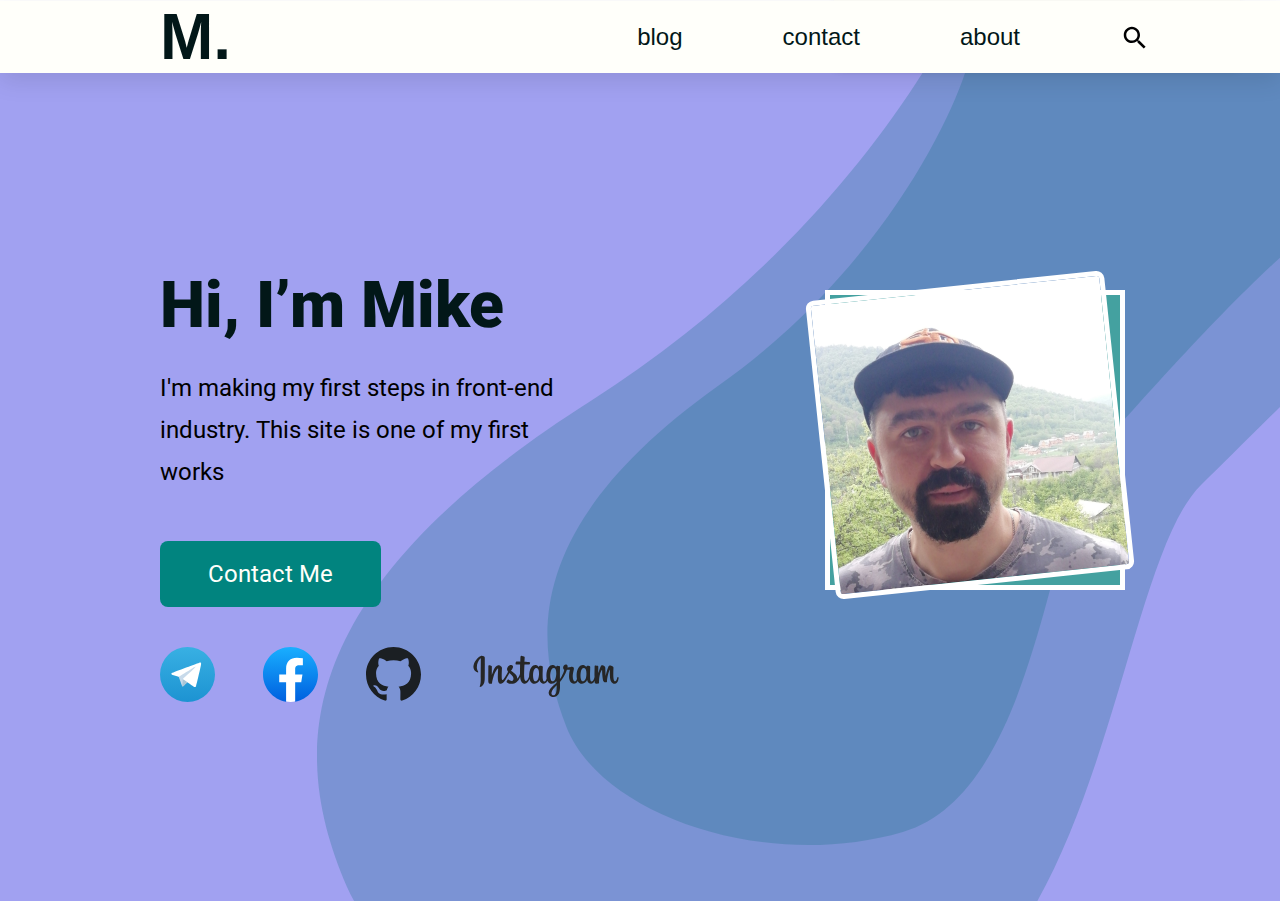
<file: index.html>
<!DOCTYPE html>
<html lang="en">

<head>
    <meta charset="UTF-8">
    <meta http-equiv="X-UA-Compatible" content="IE=edge">
    <meta name="viewport" content="width=device-width, initial-scale=1.0">
    <title>Welcome</title>
    <link href="https://fonts.googleapis.com/css2?family=Roboto&display=swap" rel="stylesheet">
    <link rel="stylesheet" href="style.css">
</head>

<body>

    <div class="search-box">
        <input type="text" placeholder="Search here...">
    </div>

    <div class="nav-container">
        <div class="wrapper">
            <nav>
                <div class="logo">
                    M.
                </div>

                <ul class="nav-items">
                    <li>
                        <a href="blog.html">blog</a>
                    </li>
                    <li>
                        <a href="contact.html">contact</a>
                    </li>
                    <li>
                        <a href="about.html">about</a>
                    </li>
                    <li>
                        <a class="nav-btn-container" href="#">
                            <img src="images/mdi_search.svg" alt="" class="search-btn" />
                            <img src="images/close_icon.svg" alt="" class="close-btn" />
                        </a>
                    </li>
                </ul>
            </nav>


        </div>
    </div>

    <div class="header-container">
        <div class="wrapper">
            <header>
                <div class="hero-container">
                    <h1>Hi, I’m Mike</h1>
                    <p>
                        I'm making my first steps in front-end industry. This site is one of my first works
                    </p>
                    <a href="contact.html">
                        Contact Me
                    </a>
                </div>
                <div class="hero-image">
                    <img src="images/Mike-Hero.jpg" alt="" style="width: 300px;">
                    <div class="photo-bg"></div>
                </div>
            </header>

            <div class="social-icons">
                
                <a href="https://t.me/mikekarr">
                    <img src="images/Telegram_logo.svg" alt="" >
                </a>
                <a href="https://www.facebook.com/mskaravaev/">
                    <img src="images/Facebook_f_logo_(2021).svg" alt="">
                </a>
                <a href="https://github.com/peargrape">
                    <img src="images/Octicons-mark-github.svg" alt="" style="height: 55px;">
                </a>
                <a href="https://www.instagram.com/mikeskarr/">
                    <img src="images/Instagram_logo.svg" alt="">
                </a>
            </div>
        </div>
    </div>

    <script src="main.js"></script>
</body>

</html>
</file>
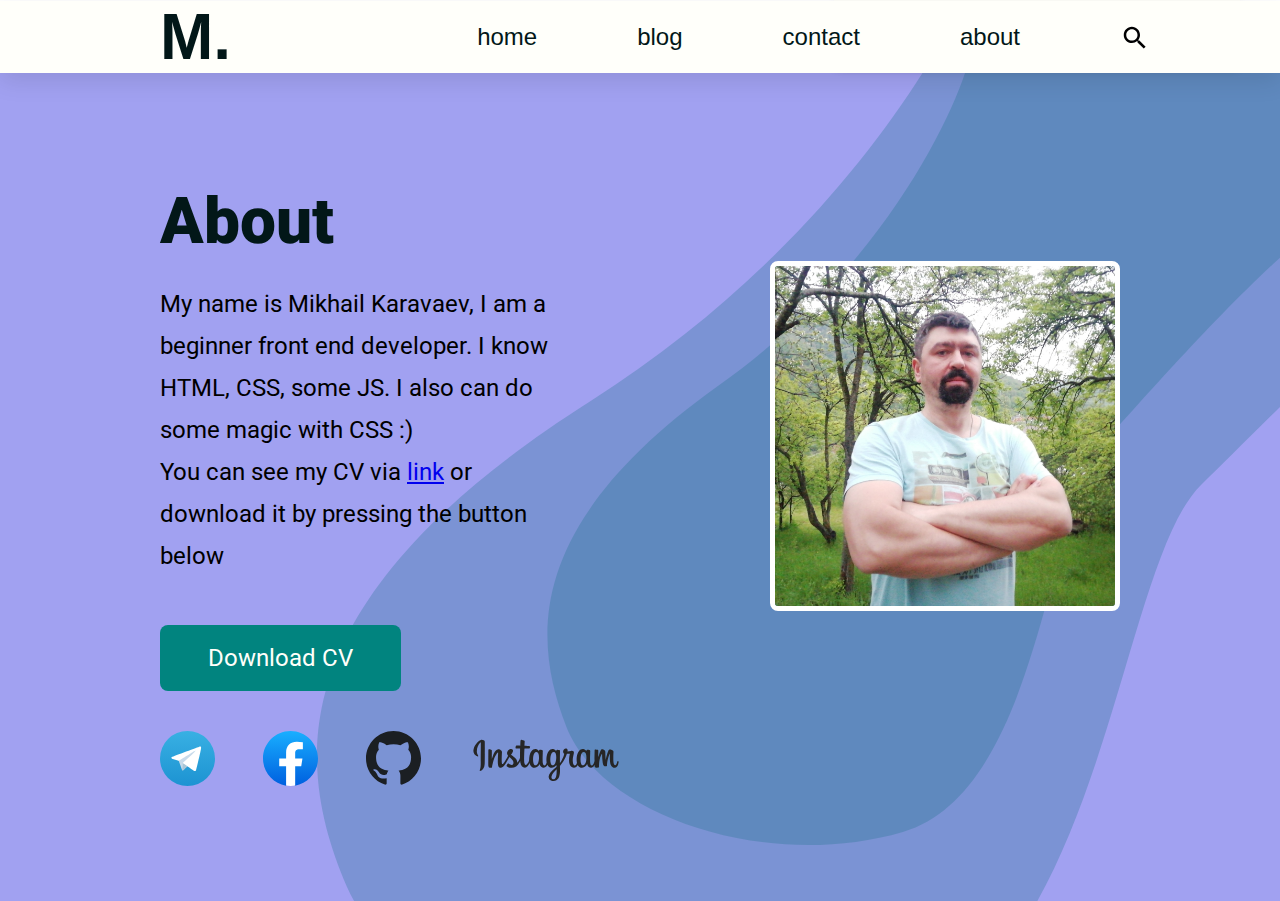
<file: about.html>
<!DOCTYPE html>
<html lang="en">

<head>
    <meta charset="UTF-8">
    <meta http-equiv="X-UA-Compatible" content="IE=edge">
    <meta name="viewport" content="width=device-width, initial-scale=1.0">
    <title>Welcome</title>
    <link href="https://fonts.googleapis.com/css2?family=Roboto&display=swap" rel="stylesheet">
    <link rel="stylesheet" href="style.css">
</head>

<body>

    <div class="search-box">
        <input type="text" placeholder="Search here...">
    </div>

    <div class="nav-container">
        <div class="wrapper">
            <nav>
                <div class="logo">
                    M.
                </div>

                <ul class="nav-items">
                    <li>
                        <a href="index.html">home</a>
                    </li>
                    <li>
                        <a href="blog.html">blog</a>
                    </li>
                    <li>
                        <a href="contact.html">contact</a>
                    </li>
                    <li>
                        <a>about</a>
                    </li>
                    <li>
                        <a class="nav-btn-container" href="#">
                            <img src="images/mdi_search.svg" alt="" class="search-btn" />
                            <img src="images/close_icon.svg" alt="" class="close-btn" />
                        </a>
                    </li>
                </ul>
            </nav>


        </div>
    </div>

    <div class="header-container">
        <div class="wrapper">
            
                <div class="hero-container-about">
                    <div class="h-c-1">
                    <h1>About</h1>
                    <p>
                        My name is Mikhail Karavaev, I am a beginner front end developer. I know HTML, CSS, some JS. I also can do some magic with CSS :) <br> You can see my CV via <a href="https://docs.google.com/document/d/1oQXcR-hrFhrphlOyEQZ2A0P9jonmXNU0MQ_TvmzJVsM/edit?usp=sharing" target="_blank">link</a> or download it by pressing the button below</p>
                
                    <a class="download-cv" href="images/Karavaev_M_Intern-Frontend-Dev.docx" download>
                        Download CV
                    </a>
                    </div>
                    <div class="hero-image-about">
                        <img src="images/Mike-About.jpg" alt="">
                        <div class="photo-bg"></div>
                    </div>
                </div>

            <div class="social-icons">
                
                <a href="https://t.me/mikekarr">
                    <img src="images/Telegram_logo.svg" alt="" >
                </a>
                <a href="https://www.facebook.com/mskaravaev/">
                    <img src="images/Facebook_f_logo_(2021).svg" alt="">
                </a>
                <a href="https://github.com/peargrape">
                    <img src="images/Octicons-mark-github.svg" alt="" style="height: 55px;">
                </a>
                <a href="https://www.instagram.com/mikeskarr/">
                    <img src="images/Instagram_logo.svg" alt="">
                </a>
            </div>
        </div>
    </div>

    <script src="main.js"></script>
</body>

</html>
</file>
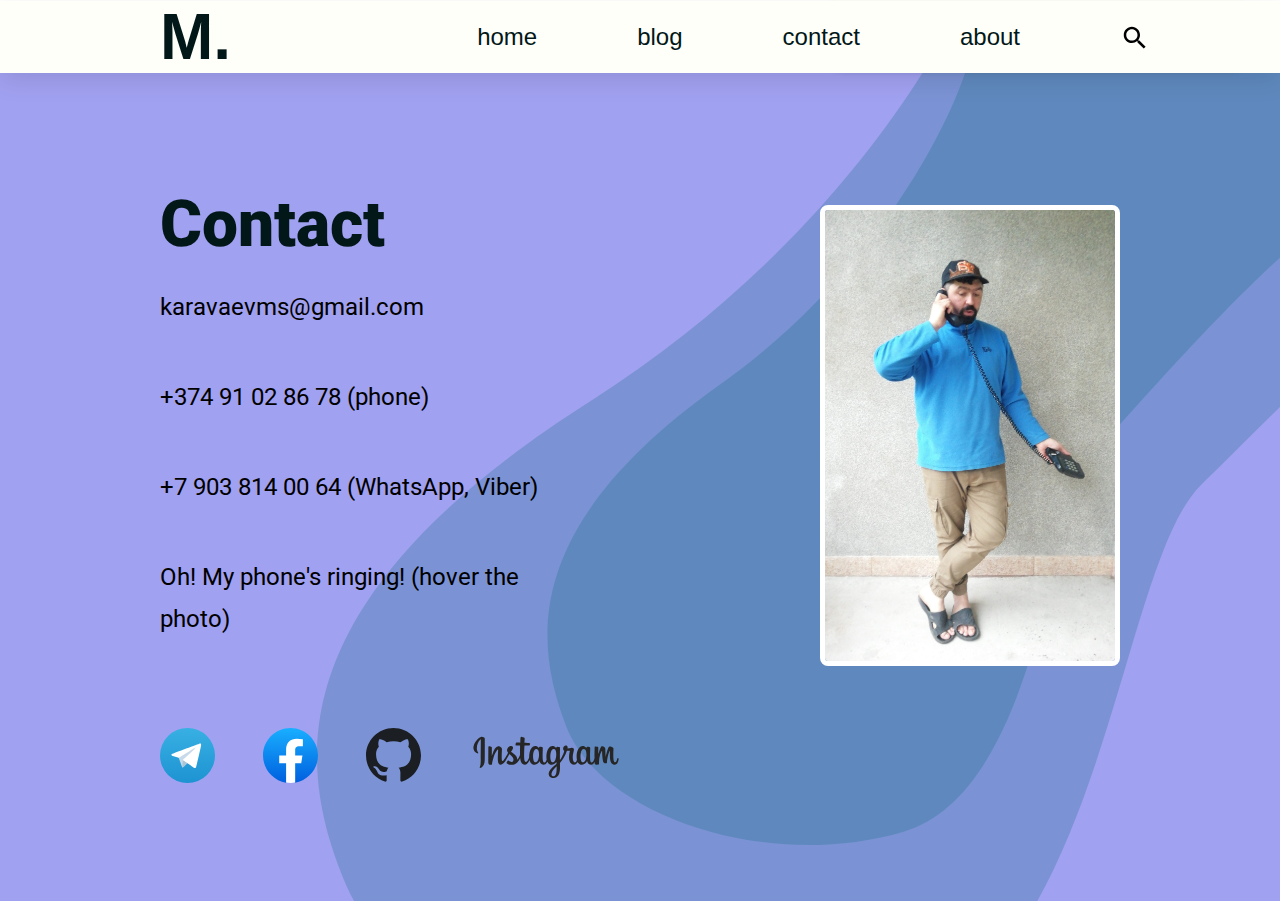
<file: contact.html>
<!DOCTYPE html>
<html lang="en">

<head>
    <meta charset="UTF-8">
    <meta http-equiv="X-UA-Compatible" content="IE=edge">
    <meta name="viewport" content="width=device-width, initial-scale=1.0">
    <title>Welcome</title>
    <link href="https://fonts.googleapis.com/css2?family=Roboto&display=swap" rel="stylesheet">
    <link rel="stylesheet" href="style.css">
</head>

<body>

    <div class="search-box">
        <input type="text" placeholder="Search here...">
    </div>

    <div class="nav-container">
        <div class="wrapper">
            <nav>
                <div class="logo">
                    M.
                </div>

                <ul class="nav-items">
                    <li>
                        <a href="index.html">home</a>
                    </li>
                    <li>
                        <a href="blog.html">blog</a>
                    </li>
                    <li>
                        <a>contact</a>
                    </li>
                    <li>
                        <a href="about.html">about</a>
                    </li>
                    <li>
                        <a class="nav-btn-container" href="#">
                            <img src="images/mdi_search.svg" alt="" class="search-btn" />
                            <img src="images/close_icon.svg" alt="" class="close-btn" />
                        </a>
                    </li>
                </ul>
            </nav>


        </div>
    </div>

    <div class="header-container">
        <div class="wrapper">
            <header>
                <div class="hero-container">
                    <h1>Contact</h1>
                    <p>karavaevms@gmail.com
                    </p>
                    <p>
                        +374 91 02 86 78 (phone)
                    </p>
                    <p>
                        +7 903 814 00 64 (WhatsApp, Viber)
                    </p>
                    <p>Oh! My phone's ringing! (hover the photo)</p>
                    
                </div>
                <div class="hero-image-contact">
                    <img src="images/Mike-Contact.jpg" alt="">
                    <div class="photo-bg"></div>
                </div>
            </header>

            <div class="social-icons">
                
                <a href="https://t.me/mikekarr">
                    <img src="images/Telegram_logo.svg" alt="" >
                </a>
                <a href="https://www.facebook.com/mskaravaev/">
                    <img src="images/Facebook_f_logo_(2021).svg" alt="">
                </a>
                <a href="https://github.com/peargrape">
                    <img src="images/Octicons-mark-github.svg" alt="" style="height: 55px;">
                </a>
                <a href="https://www.instagram.com/mikeskarr/">
                    <img src="images/Instagram_logo.svg" alt="">
                </a>
            </div>
    </div>

    <script src="main.js"></script>
</body>

</html>
</file>
<file: style.css>
* {
    box-sizing: border-box;
    margin: 0;
}

body {
    font-family: "Roboto", sans-serif;
    display:flexbox;
}

/* Navigation */


.nav-container {
    background: #FFFFFA;
    box-shadow: 0px 8px 24px rgba(0, 0, 0, 0.1);
    height: 72px;
    margin-top: -65px;
    z-index: 500;
    position: relative;
}

.wrapper {
    width: 60rem;
    margin: 0 auto;
}

nav {
    display: flex;
    align-items: center;
    justify-content: space-between;
    height: 72px;
}

nav ul {
    display: flex;

}

nav .logo {
    font-family: Poppins, sans-serif;
    font-style: normal;
    font-weight: 800;
    font-size: 64px;
    color: #021718;
}

nav .logo a {
    text-decoration: none;
}

.nav-items {
    display: flex;
    position: sticky;
}

.nav-items li {
    list-style: none;
    margin-right: 100px;
}

.nav-items li:last-child {
    margin: 0;
}

.nav-items li a {
    font-family: Poppins, sans-serif;
    color: #021718;
    font-size: 24px;
    text-decoration: none;
}


/* Header */

.header-container {
    background: rgb(161, 161, 241) url('images/bg-shape.svg');
    background-repeat: no-repeat;
    background-position: right;
    background-size: contain;
    height: calc(100vh - 72px);
    display: flex;
    align-items: center;
}

header, .hero-container-about  {
    display: flex;
    align-items: center;
    justify-content: space-between;
}

header h1, .hero-container-about h1 {
    font-weight: 900;
    font-size: 64px;
    line-height: 75px;
    color: #021718;
    margin-bottom: 24px;
}

header p, .hero-container-about p {
    font-weight: 400;
    font-size: 24px;
    line-height: 42px;
    width: 418px;
    margin-bottom: 48px;
}

header a, .h-c-1 .download-cv {
    font-size: 24px;
    line-height: 42px;
    color: #FFFFFA;
    text-decoration: none;
    background: #01847F;
    border-radius: 8px;
    padding: 12px 48px;
    display: inline-block;
    transition: 100ms;
}

header a:hover, .h-c-1 .download-cv:hover {
    transform: translateY(-5px);
}

/* Social Icons */

.social-icons {
    display: flex;
    align-items: center;
    margin-top: 2.5rem;
}

.social-icons a {
    margin: 0 24px;
}

.social-icons a img {
    height: 55px;
}

.social-icons a:first-child {
    margin-left: 0;
}

/* Hero Image */


/* Hidden Items */


/* Hero rotation and bg */

@keyframes vibrate {
    0% { transform: rotate(0deg); }
    10% { transform: rotate(-1deg); }
    20% { transform: rotate(1deg); }
    30% { transform: rotate(0deg); }
    40% { transform: rotate(1deg); }
    50% { transform: rotate(-1deg); }
    60% { transform: rotate(0deg); }
    70% { transform: rotate(-1deg); }
    80% { transform: rotate(1deg); }
    90% { transform: rotate(0deg); }
    100% { transform: rotate(-1deg); }
  }

header .hero-image, 
header .hero-image-contact,
header .hero-image-blog, 
.hero-image-about {
    position: relative;
}

header .hero-image-blog img {
    width: 500px;
}

header .hero-image-contact img {
    width: 300px;
}

.hero-image-about img {
    width: 350px;
    transition: .6s;
}

.hero-image-about img:hover {
    border-radius: 50%;
}



header .hero-image img,
header .hero-image-contact img, 
header .hero-image-blog img,
.hero-image-about img {
    transition: 300ms;
    position: relative;
    z-index: 100;
    border: 5px solid white;
    border-radius: 8px;

}

header .hero-image img {
    transform: rotate(-6deg);
}

header .hero-image-blog img {
    -webkit-filter: grayscale(100%);
    filter: grayscale(100%);
    transition: 500ms linear;
}

header .hero-image-blog img:hover {
    -webkit-filter: grayscale(0%);
    filter: grayscale(0%);
}


header .hero-image-contact img:hover {
    animation: vibrate 0.5s;
    animation-iteration-count: 3;
}

header .hero-image img:hover {
    transform: rotate(0deg);

}

header .hero-image .photo-bg {
    position: absolute;
    width: 300px;
    height: 300px;
    left: 5px;
    top: 5px; 
    background: #44A1A0;
    border: white 5px solid;
    /* transform: rotate(-5.47deg); */
}

.search-box {
    width: 1200px;
    margin: 0 auto;
    text-align: right;
    position: relative;
    top: 0;
    transition: 300ms;
}

.search-box.active {
    top: 72px;
}

.search-box input {
    background: #FFFFFA;
    box-shadow: 0px 4px 8px rgba(0, 0, 0, 0.15);
    border-radius: 0px 0px 8px 8px;

    font-size: 24px;
    line-height: 42px;
    border: 0;
    padding: 12px 48px;
}

.search-box input::placeholder {
    color: #b3b3b3;
}

/* search and close buttons */

.nav-btn-container {
    display: flex;
    position: relative;
}

.nav-btn-container img {
    position: absolute;
}

.nav-btn-container .close-btn {
    opacity: 0;
    pointer-events: none;
    transform: translateY(-8px);
    transition: 300ms;
}

.nav-btn-container .search-btn {
    pointer-events: auto;
    transition: 300ms;
}

.nav-btn-container.active .search-btn {
    opacity: 0;
    pointer-events: none;
    transform: translateY(-8px);
}

.nav-btn-container.active .close-btn {
    opacity: 1;
    pointer-events: auto;
    transform: translateY(0);
}
</file>
